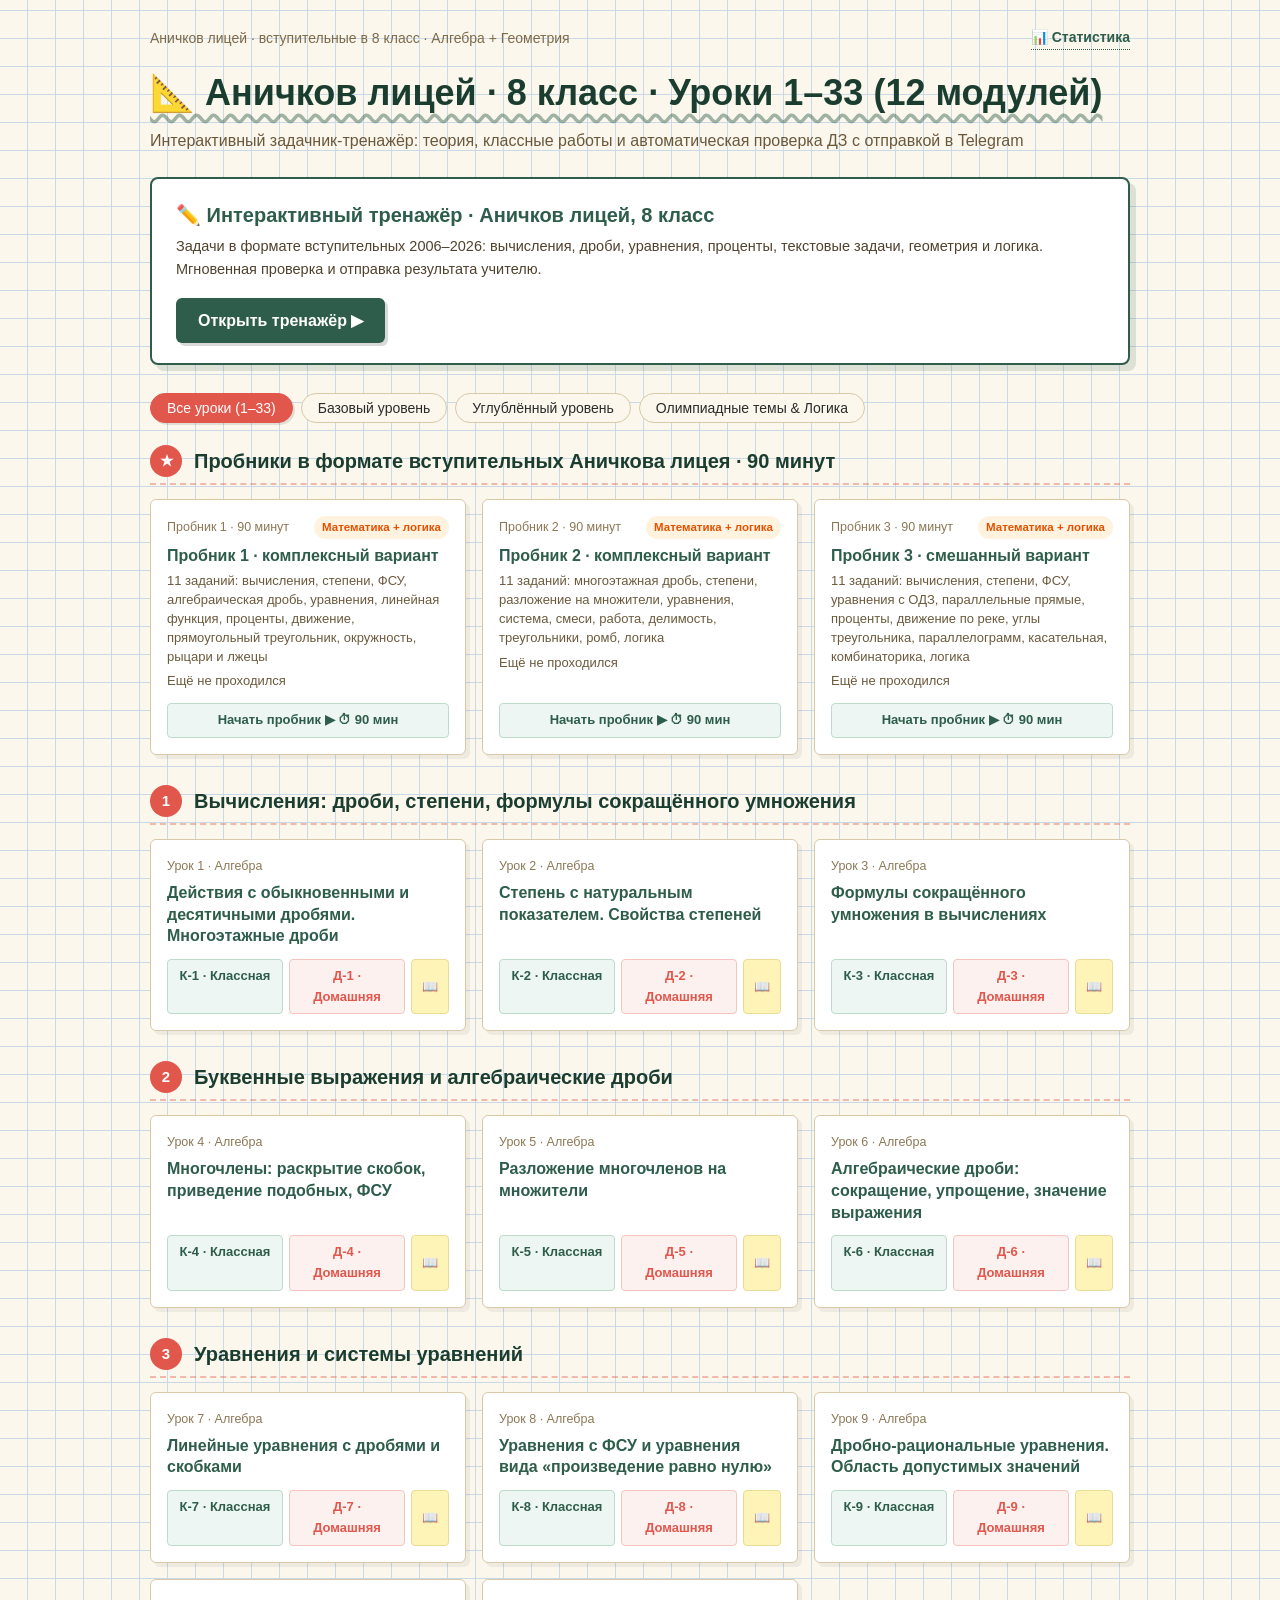
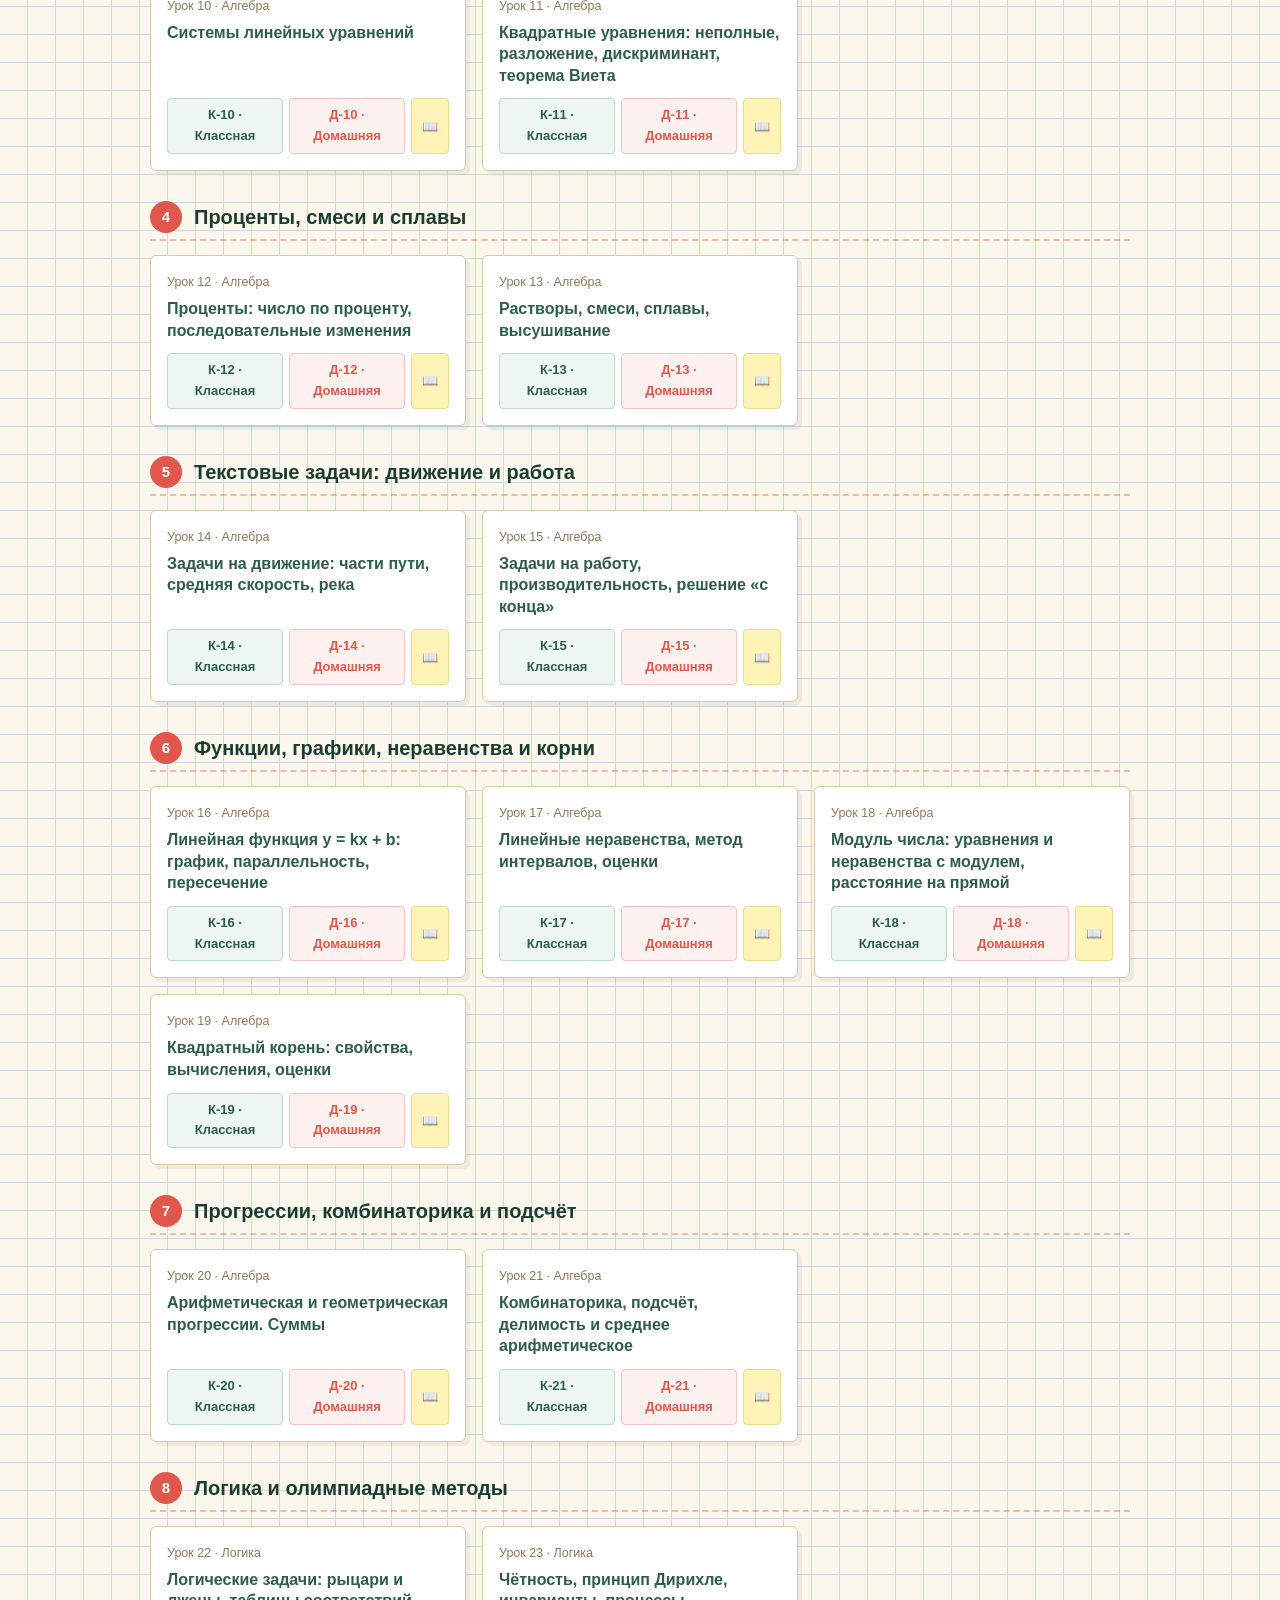
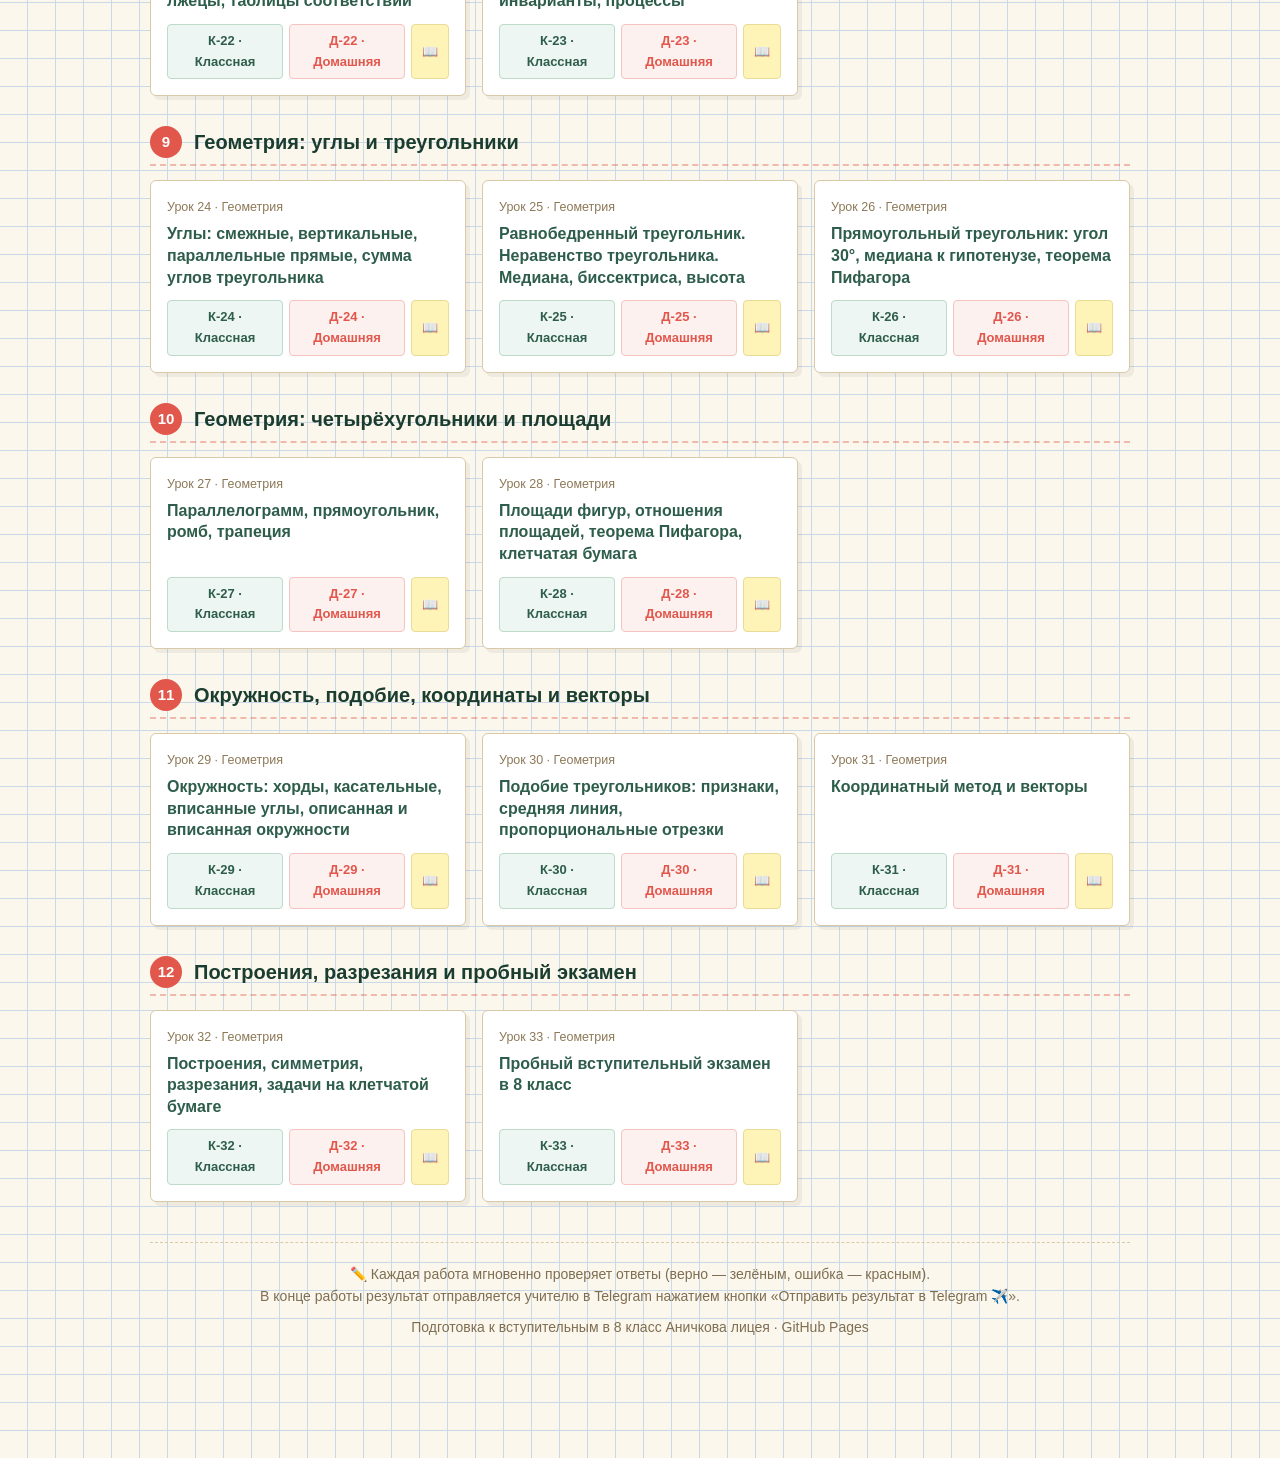
<file: index.html>
<!DOCTYPE html>
<html lang="ru">
<head>
  <meta charset="UTF-8">
  <meta name="viewport" content="width=device-width, initial-scale=1.0">
  <title>Аничков лицей · 8 класс · Тренажёр: классные и домашние работы</title>
  <link rel="stylesheet" href="css/design-tokens.css">
  <link rel="stylesheet" href="css/styles.css">
  <link rel="icon" href="data:image/svg+xml,<svg xmlns='http://www.w3.org/2000/svg' viewBox='0 0 100 100'><text y='.9em' font-size='90'>📐</text></svg>">
</head>
<body data-page="index">

  <div class="container">
    <!-- Верхняя панель -->
    <header class="site-header">
      <div class="top-bar">
        <div>Аничков лицей · вступительные в 8 класс · Алгебра + Геометрия</div>
        <div style="display:flex; gap:10px; align-items:center;">
          <a href="stats.html" class="stats-link" title="Статистика">📊 <span class="stats-link-text">Статистика</span></a>
        </div>
      </div>

      <h1 class="main-title">📐 Аничков лицей · 8 класс · Уроки 1–33 (12 модулей)</h1>
      <p class="subtitle">Интерактивный задачник-тренажёр: теория, классные работы и автоматическая проверка ДЗ с отправкой в Telegram</p>
    </header>

    <!-- Баннер быстрого запуска тренажёра -->
    <section class="hero-banner">
      <div>
        <h3>✏️ Интерактивный тренажёр · Аничков лицей, 8 класс</h3>
        <p>Задачи в формате вступительных 2006–2026: вычисления, дроби, уравнения, проценты, текстовые задачи, геометрия и логика. Мгновенная проверка и отправка результата учителю.</p>
      </div>
      <div>
        <a href="trainer.html?variant=K-1" class="btn-hero">Открыть тренажёр ▶</a>
      </div>
    </section>

    <!-- Панель фильтров по уровням -->
    <div class="filter-bar">
      <button class="filter-btn active" onclick="filterLessons('all', this)">Все уроки (1–33)</button>
      <button class="filter-btn" onclick="filterLessons('base', this)">Базовый уровень</button>
      <button class="filter-btn" onclick="filterLessons('adv', this)">Углублённый уровень</button>
      <button class="filter-btn" onclick="filterLessons('oly', this)">Олимпиадные темы & Логика</button>
    </div>

    <!-- Список модулей и уроков (рендерится из data/lessons.json → js/tasks.js) -->
    <main id="modulesContainer"></main>

    <footer style="margin-top: 40px; text-align: center; font-size: 14px; color: #7f6e52; border-top: 1px dashed #d8c9a8; padding-top: 20px;">
      <p>✏️ Каждая работа мгновенно проверяет ответы (верно — зелёным, ошибка — красным).</p>
      <p>В конце работы результат отправляется учителю в Telegram нажатием кнопки «Отправить результат в Telegram ✈️».</p>
      <p style="margin-top:8px;">Подготовка к вступительным в 8 класс Аничкова лицея · GitHub Pages</p>
    </footer>
  </div>

  <!-- Модальное окно: Памятка / Теория -->
  <div class="modal-overlay" id="theoryModal" onclick="if(event.target === this) closeTheoryModal()">
    <div class="modal-box">
      <button class="modal-close" onclick="closeTheoryModal()">×</button>
      <div id="theoryContent"></div>
    </div>
  </div>

  <script src="js/config.js"></script>
  <script src="js/tasks.js"></script>
  <script src="js/checker.js"></script>
  <script src="js/telegram.js"></script>
  <script src="js/app.js"></script>
</body>
</html>
</file>
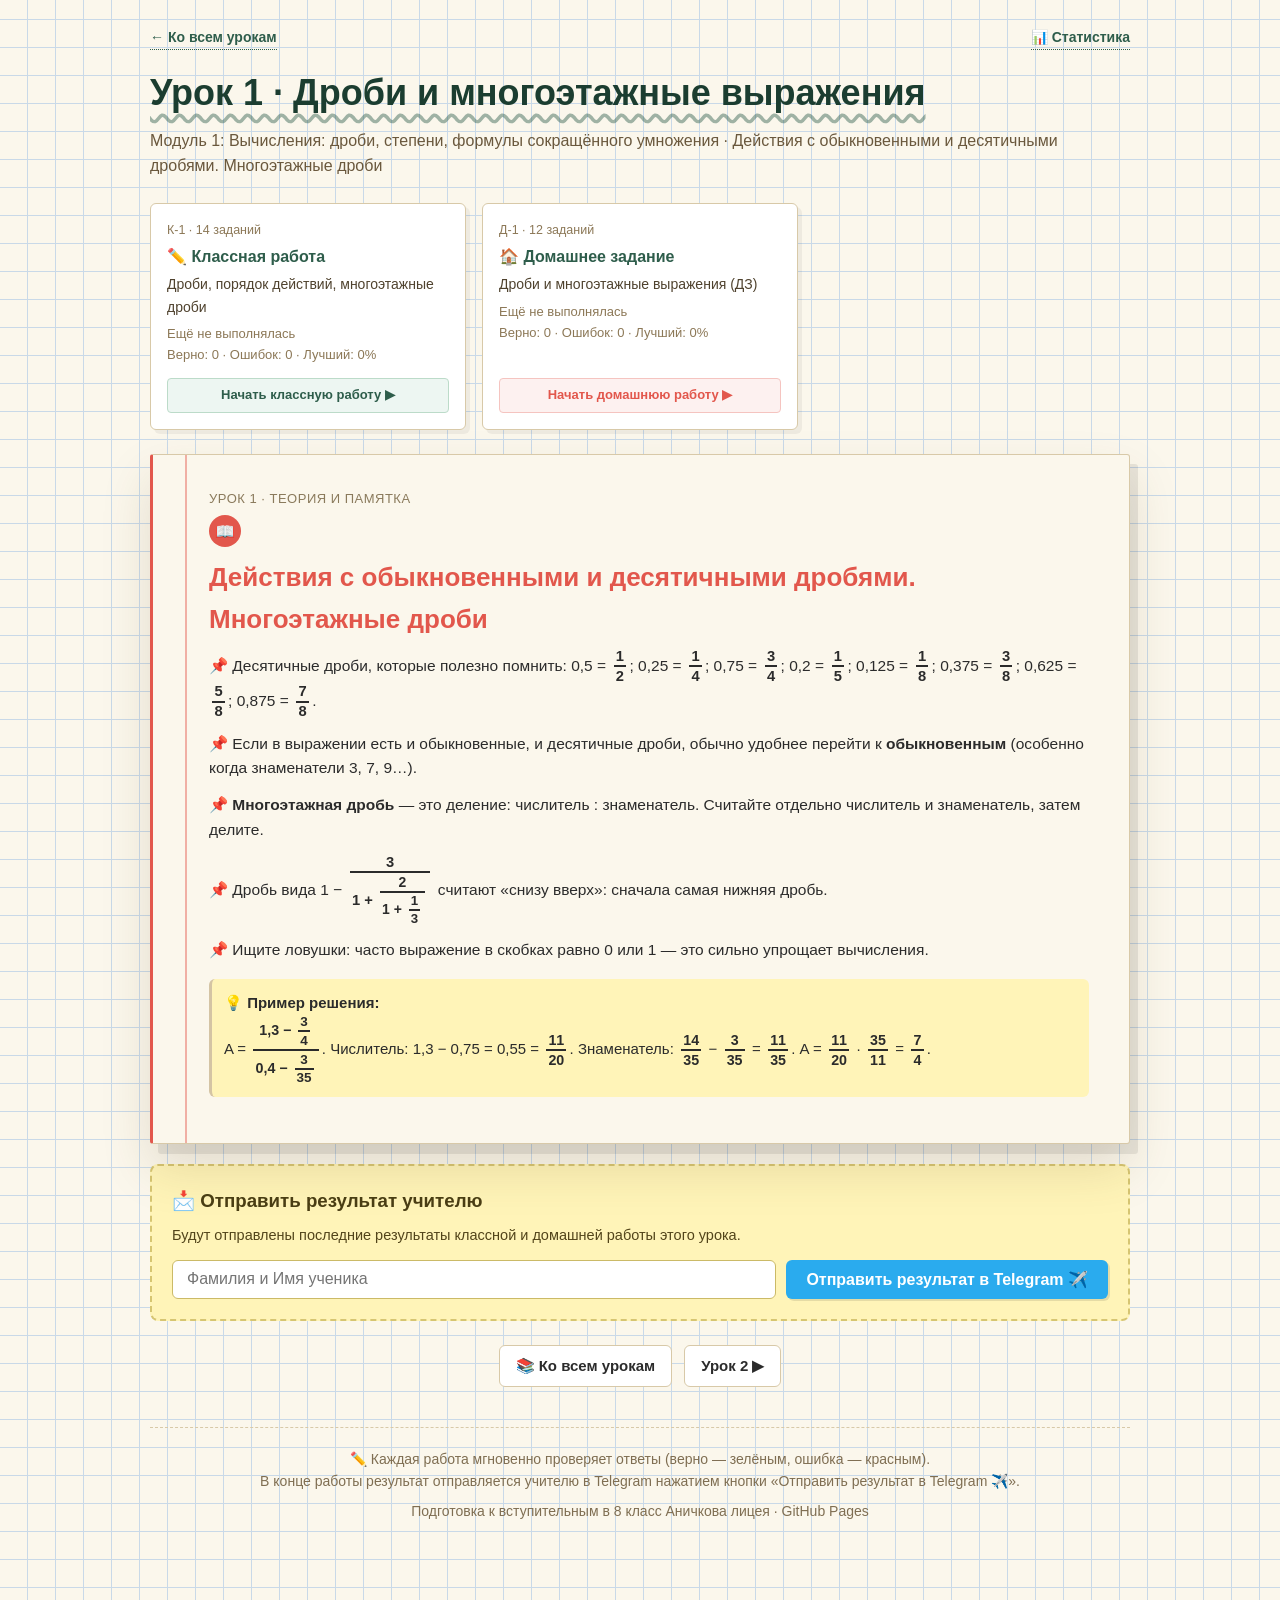
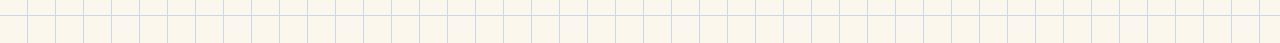
<file: lesson.html>
<!DOCTYPE html>
<html lang="ru">
<head>
  <meta charset="UTF-8">
  <meta name="viewport" content="width=device-width, initial-scale=1.0">
  <title>Урок · Аничков лицей · 8 класс</title>
  <link rel="stylesheet" href="css/design-tokens.css">
  <link rel="stylesheet" href="css/styles.css">
  <link rel="icon" href="data:image/svg+xml,<svg xmlns='http://www.w3.org/2000/svg' viewBox='0 0 100 100'><text y='.9em' font-size='90'>📖</text></svg>">
</head>
<body data-page="lesson">

  <div class="container">
    <header class="site-header">
      <div class="top-bar">
        <a href="index.html">← Ко всем урокам</a>
        <div style="display:flex; gap:10px; align-items:center;">
          <a href="stats.html" class="stats-link" title="Статистика">📊 <span class="stats-link-text">Статистика</span></a>
        </div>
      </div>
      <h1 class="main-title" id="lessonTitle">Урок</h1>
      <p class="subtitle" id="lessonTopic"></p>
    </header>

    <main>
      <!-- Классная работа + Домашнее задание -->
      <div class="lesson-grid" id="lessonWorks" style="margin-bottom:24px;"></div>

      <!-- Теория урока на «тетрадном листе» -->
      <div class="slide active" id="lessonTheory"></div>

      <!-- Отправка результатов урока -->
      <div class="send-box">
        <h3>📩 Отправить результат учителю</h3>
        <p style="font-size:14.5px; color:#52441a;">
          Будут отправлены последние результаты классной и домашней работы этого урока.
        </p>
        <div class="send-inputs">
          <input type="text" class="student-name-input" id="lessonStudentName" placeholder="Фамилия и Имя ученика" />
          <button class="btn-send-tg" id="lessonSendBtn">Отправить результат в Telegram ✈️</button>
        </div>
        <div class="send-status-msg" id="lessonStatusMsg"></div>
      </div>

      <div id="lessonNav" style="display:flex; gap:12px; justify-content:center; flex-wrap:wrap;"></div>
    </main>

    <footer style="margin-top: 40px; text-align: center; font-size: 14px; color: #7f6e52; border-top: 1px dashed #d8c9a8; padding-top: 20px;">
      <p>✏️ Каждая работа мгновенно проверяет ответы (верно — зелёным, ошибка — красным).</p>
      <p>В конце работы результат отправляется учителю в Telegram нажатием кнопки «Отправить результат в Telegram ✈️».</p>
      <p style="margin-top:8px;">Подготовка к вступительным в 8 класс Аничкова лицея · GitHub Pages</p>
    </footer>
  </div>

  <!-- Модальное окно: Памятка / Теория -->
  <div class="modal-overlay" id="theoryModal" onclick="if(event.target === this) closeTheoryModal()">
    <div class="modal-box">
      <button class="modal-close" onclick="closeTheoryModal()">×</button>
      <div id="theoryContent"></div>
    </div>
  </div>

  <script src="js/config.js"></script>
  <script src="js/tasks.js"></script>
  <script src="js/checker.js"></script>
  <script src="js/telegram.js"></script>
  <script src="js/app.js"></script>
</body>
</html>
</file>
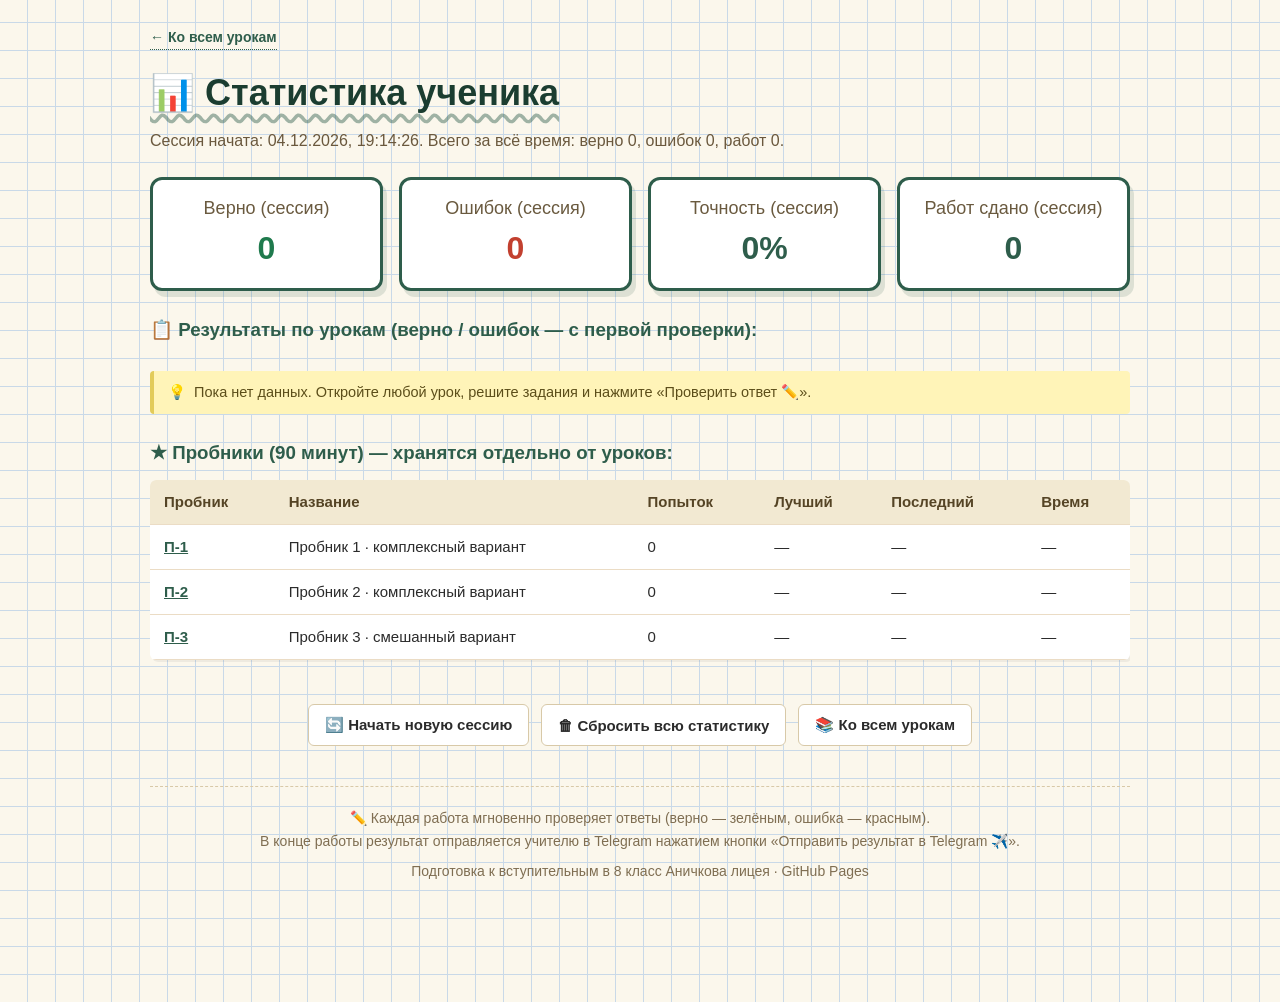
<file: stats.html>
<!DOCTYPE html>
<html lang="ru">
<head>
  <meta charset="UTF-8">
  <meta name="viewport" content="width=device-width, initial-scale=1.0">
  <title>Статистика · Аничков лицей · 8 класс</title>
  <link rel="stylesheet" href="css/design-tokens.css">
  <link rel="stylesheet" href="css/styles.css">
  <link rel="icon" href="data:image/svg+xml,<svg xmlns='http://www.w3.org/2000/svg' viewBox='0 0 100 100'><text y='.9em' font-size='90'>📊</text></svg>">
</head>
<body data-page="stats">

  <div class="container">
    <header class="site-header">
      <div class="top-bar">
        <a href="index.html">← Ко всем урокам</a>
        <!-- правая группа шапки (на этой странице пустая) сохраняет высоту строки -->
        <div style="display:flex; gap:10px; align-items:center;"></div>
      </div>
      <h1 class="main-title">📊 Статистика ученика</h1>
      <p class="subtitle" id="statsSession">Счётчики хранятся только в этом браузере (localStorage).</p>
    </header>

    <main>
      <div class="stats-grid" id="statsSummary"></div>
      <h3 style="margin-bottom:12px; color:var(--chalk);">📋 Результаты по урокам (верно / ошибок — с первой проверки):</h3>
      <div class="table-scroll" id="statsTable"></div>
      <div style="display:flex; gap:12px; justify-content:center; margin-top:20px; flex-wrap:wrap;">
        <button class="btn-nav" onclick="statsNewSession()">🔄 Начать новую сессию</button>
        <button class="btn-nav" onclick="statsResetAll()">🗑 Сбросить всю статистику</button>
        <a href="index.html" class="btn-nav" style="text-decoration:none;">📚 Ко всем урокам</a>
      </div>
    </main>

    <footer style="margin-top: 40px; text-align: center; font-size: 14px; color: #7f6e52; border-top: 1px dashed #d8c9a8; padding-top: 20px;">
      <p>✏️ Каждая работа мгновенно проверяет ответы (верно — зелёным, ошибка — красным).</p>
      <p>В конце работы результат отправляется учителю в Telegram нажатием кнопки «Отправить результат в Telegram ✈️».</p>
      <p style="margin-top:8px;">Подготовка к вступительным в 8 класс Аничкова лицея · GitHub Pages</p>
    </footer>
  </div>

  <!-- Модальное окно: Памятка / Теория -->
  <div class="modal-overlay" id="theoryModal" onclick="if(event.target === this) closeTheoryModal()">
    <div class="modal-box">
      <button class="modal-close" onclick="closeTheoryModal()">×</button>
      <div id="theoryContent"></div>
    </div>
  </div>

  <script src="js/config.js"></script>
  <script src="js/tasks.js"></script>
  <script src="js/checker.js"></script>
  <script src="js/telegram.js"></script>
  <script src="js/app.js"></script>
</body>
</html>
</file>
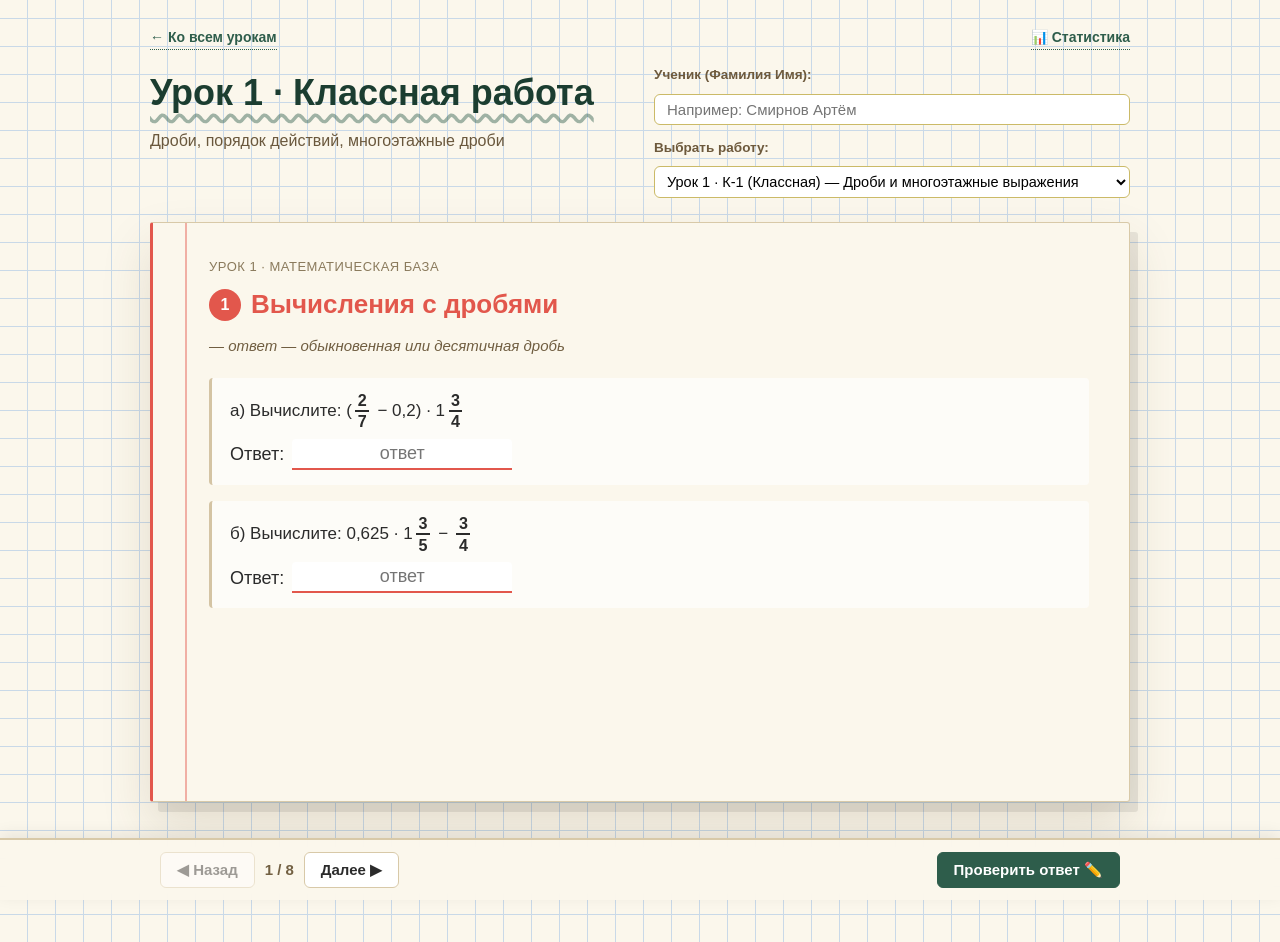
<file: trainer.html>
<!DOCTYPE html>
<html lang="ru">
<head>
  <meta charset="UTF-8">
  <meta name="viewport" content="width=device-width, initial-scale=1.0">
  <title>Интерактивный тренажёр · Аничков лицей · 8 класс</title>
  <link rel="stylesheet" href="css/design-tokens.css">
  <link rel="stylesheet" href="css/styles.css">
  <link rel="icon" href="data:image/svg+xml,<svg xmlns='http://www.w3.org/2000/svg' viewBox='0 0 100 100'><text y='.9em' font-size='90'>✏️</text></svg>">
</head>
<body data-page="trainer">

  <div class="container">
    <!-- Верхняя панель навигации -->
    <header class="site-header">
      <div class="top-bar">
        <a href="index.html">← Ко всем урокам</a>
        <div style="display:flex; gap:10px; align-items:center;">
          <a href="stats.html" class="stats-link" title="Статистика">📊 <span class="stats-link-text">Статистика</span></a>
        </div>
      </div>

      <div style="display:flex; justify-content:space-between; align-items:flex-start; flex-wrap:wrap; gap:16px; margin-bottom:16px;">
        <div>
          <h1 class="main-title" id="trainerTitle">Урок 1 · Классная работа</h1>
          <p class="subtitle" id="trainerTopic"></p>
        </div>

        <!-- Выбор варианта и ввод имени -->
        <div style="display:flex; flex-direction:column; gap:8px; min-width:260px;">
          <label for="studentNameInput" style="font-size:13.5px; color:#6d593c; font-weight:bold;">Ученик (Фамилия Имя):</label>
          <input type="text" id="studentNameInput" class="student-name-input" placeholder="Например: Смирнов Артём" style="font-size:15px; padding:6px 12px;">

          <label for="variantSelect" style="font-size:13.5px; color:#6d593c; font-weight:bold; margin-top:4px;">Выбрать работу:</label>
          <select id="variantSelect" class="student-name-input" style="font-size:14.5px; padding:6px 8px; cursor:pointer;"></select>
        </div>
      </div>
    </header>

    <!-- Колода интерактивных слайдов тетради -->
    <main id="slidesDeck"></main>
  </div>

  <!-- Фиксированная нижняя панель навигации -->
  <footer class="sticky-footer">
    <div class="footer-content">
      <div class="nav-group">
        <button class="btn-nav" id="btnPrev">◀ Назад</button>
        <span class="slide-counter" id="slideCounter">1 / 1</span>
        <button class="btn-nav" id="btnNext">Далее ▶</button>
      </div>
      <div class="nav-group">
        <button class="btn-nav btn-check" id="btnCheck">Проверить ответ ✏️</button>
      </div>
    </div>
  </footer>

  <!-- Модальное окно: Памятка / Теория -->
  <div class="modal-overlay" id="theoryModal" onclick="if(event.target === this) closeTheoryModal()">
    <div class="modal-box">
      <button class="modal-close" onclick="closeTheoryModal()">×</button>
      <div id="theoryContent"></div>
    </div>
  </div>

  <script src="js/config.js"></script>
  <script src="js/tasks.js"></script>
  <script src="js/checker.js"></script>
  <script src="js/telegram.js"></script>
  <script src="js/app.js"></script>
</body>
</html>
</file>
<file: css/design-tokens.css>
/* ============================================================
 * DESIGN-TOKENS.CSS — токены дизайна, перенесённые 1:1 из эталона
 * https://github.com/BaikovaAlina/math6-trenazhor (style.css, :root)
 * Стиль: «тетрадь в клетку», красные поля, меловая доска, стикеры.
 * ВНИМАНИЕ: значения не менять — визуальная система должна совпадать с эталоном.
 * ============================================================ */

:root {
  /* ---------- Палитра (исходные переменные эталона) ---------- */
  --paper: #FBF7EC;        /* фон: тёплая тетрадная бумага */
  --grid: #C9D9E8;         /* линии тетрадной клетки (шаг 28px) */
  --red: #E2574C;          /* красные поля, акцент «домашняя», бейджи номеров */
  --red-hover: #cf3b30;
  --pencil: #2B2B2B;       /* основной текст (грифель) */
  --chalk: #2E5D4B;        /* меловая доска: основной акцент, кнопки действия */
  --chalk-dark: #1b3d30;   /* заголовки */
  --chalk-light: #43836b;  /* hover основных кнопок */
  --sticky: #FFF4B8;       /* жёлтый стикер (подсказки, настройки, отправка) */
  --sticky-border: #E8DC96;
  --green: #1F7A4D;        /* состояние correct */
  --green-light: #e6f7ee;
  --bad: #C2402F;          /* состояние incorrect */
  --bad-light: #fbeae8;
  --border-card: #d8c9a8;  /* границы карточек и кнопок */

  /* ---------- Типографика ---------- */
  --font-hand: "Segoe Print", "Comic Sans MS", "Chalkboard SE", "Segoe UI", cursive, sans-serif;
  --font-main: -apple-system, BlinkMacSystemFont, "Segoe UI", Roboto, Helvetica, Arial, sans-serif;

  /* ---------- Задокументированные значения эталона (справочно) ----------
   * Цвета текста второго плана:  #7c6a4b (top-bar), #6a583d (subtitle), #8c7857 (meta),
   *                              #705e41 (task-sub), #8a7a5c (crumb), #726042 (counter)
   * Бейджи уровней:  base #e3f2fd/#1976d2 · adv #f3e5f5/#7b1fa2 · oly #fff3e0/#e65100
   * Кнопки уроков:   К #edf6f2/#bcdbc9 · Д #fdf1f0/#f5c4c0 · теория = sticky
   * Telegram:        #2AABEE (hover #229ed9)
   * Размеры шрифта:  h1 clamp(24px,4vw,36px) · task-heading clamp(20px,3.2vw,26px)
   *                  module 20px · card h4 16px · task-row 17px · input 18px · body lh 1.6
   */
  --radius-xs: 3px;        /* .slide */
  --radius-sm: 4px;        /* .btn-lesson, .task-row, .hint-box */
  --radius-md: 6px;        /* .lesson-card, кнопки, поля */
  --radius-lg: 8px;        /* .hero-banner, .modal-box, .send-box */
  --radius-xl: 12px;       /* .score-box, .badge */
  --radius-pill: 20px;     /* .filter-btn, .grade-badge */

  --shadow-card: 4px 4px 0 rgba(0,0,0,0.05);
  --shadow-card-hover: 5px 6px 0 rgba(0,0,0,0.09);
  --shadow-hero: 6px 6px 0 rgba(46, 93, 75, 0.15);
  --shadow-btn: 3px 3px 0 rgba(0,0,0,0.15);
  --shadow-slide: 8px 10px 0 rgba(0,0,0,.08), 0 24px 50px rgba(90,70,30,.15);

  --container-width: 980px;   /* .container */
  --footer-width: 960px;      /* .footer-content */
  --grid-step: 28px;          /* клетка тетради */
  /* Брейкпоинт мобильной вёрстки: max-width 640px */
}
</file>
<file: css/styles.css>
/* ============================================================
 * STYLES.CSS — ТРЕНАЖЁР «АНИЧКОВ ЛИЦЕЙ · 8 КЛАСС» (стили эталона 1:1)
 * Тетрадь в клетку, красные поля, меловая доска, стикеры
 * Полная адаптивность (мобильные, планшеты, десктоп)
 * ============================================================ */

/* Переменные вынесены в css/design-tokens.css */

* {
  box-sizing: border-box;
  margin: 0;
  padding: 0;
}

html {
  scroll-behavior: smooth;
}

body {
  font-family: var(--font-hand);
  color: var(--pencil);
  background-color: var(--paper);
  background-image:
    repeating-linear-gradient(0deg, transparent 0 27px, var(--grid) 27px 28px),
    repeating-linear-gradient(90deg, transparent 0 27px, var(--grid) 27px 28px);
  min-height: 100vh;
  padding: 24px 14px 120px;
  line-height: 1.6;
}

/* Ограничитель ширины */
.container {
  max-width: 980px;
  margin: 0 auto;
  position: relative;
}

/* ==================== ВЕРХНЯЯ ШАПКА ==================== */
.site-header {
  margin-bottom: 24px;
}

.top-bar {
  display: flex;
  justify-content: space-between;
  align-items: center;
  flex-wrap: wrap;
  gap: 12px;
  margin-bottom: 12px;
  font-size: 14px;
  color: #7c6a4b;
}

/* Правая группа шапки: держит прежнюю высоту строки (28px), чтобы после удаления
   кнопки настроек Telegram заголовок и сетка не сдвинулись ни на 1280, ни на 375 px */
.top-bar > div:last-child {
  min-height: 28px;
}

.top-bar a {
  color: var(--chalk);
  text-decoration: none;
  font-weight: bold;
  border-bottom: 1.5px dotted var(--chalk);
  transition: color 0.2s;
}

.top-bar a:hover {
  color: var(--red);
  border-color: var(--red);
}

.main-title {
  font-size: clamp(24px, 4vw, 36px);
  color: var(--chalk-dark);
  text-decoration: underline;
  text-decoration-style: wavy;
  text-decoration-color: rgba(46, 93, 75, 0.45);
  text-underline-offset: 8px;
  margin-bottom: 6px;
}

.subtitle {
  font-size: 16px;
  color: #6a583d;
  margin-bottom: 18px;
}

/* ==================== БАННЕР ТРЕНАЖЁРА ==================== */
.hero-banner {
  background: #ffffff;
  border: 2px solid var(--chalk);
  border-radius: 8px;
  padding: 20px 24px;
  margin-bottom: 28px;
  box-shadow: 6px 6px 0 rgba(46, 93, 75, 0.15);
  display: flex;
  justify-content: space-between;
  align-items: center;
  flex-wrap: wrap;
  gap: 16px;
}

.hero-banner h3 {
  color: var(--chalk);
  font-size: 20px;
  margin-bottom: 4px;
}

.hero-banner p {
  font-size: 14.5px;
  color: #4f422e;
}

.btn-hero {
  display: inline-block;
  background: var(--chalk);
  color: #ffffff !important;
  text-decoration: none !important;
  padding: 10px 22px;
  border-radius: 6px;
  font-size: 16px;
  font-weight: bold;
  box-shadow: 3px 3px 0 rgba(0,0,0,0.15);
  transition: background-color 0.2s, transform 0.15s;
}

.btn-hero:hover {
  background: var(--chalk-light);
  transform: translateY(-2px);
}

/* ==================== ФИЛЬТРЫ ТЕМ ==================== */
.filter-bar {
  display: flex;
  gap: 8px;
  flex-wrap: wrap;
  margin-bottom: 22px;
}

.filter-btn {
  background: var(--paper);
  border: 1.5px solid var(--border-card);
  border-radius: 20px;
  padding: 6px 16px;
  font-family: var(--font-hand);
  font-size: 14px;
  color: var(--pencil);
  cursor: pointer;
  transition: all 0.2s;
}

.filter-btn:hover {
  border-color: var(--red);
  background: #fff;
}

.filter-btn.active {
  background: var(--red);
  color: #fff;
  border-color: var(--red);
  box-shadow: 2px 2px 0 rgba(0,0,0,0.1);
}

/* ==================== МОДУЛИ И УРОКИ ==================== */
.module-block {
  margin-bottom: 30px;
}

.module-header {
  display: flex;
  align-items: center;
  gap: 12px;
  margin-bottom: 14px;
  padding-bottom: 6px;
  border-bottom: 2px dashed rgba(226, 87, 76, 0.4);
}

.module-num {
  background: var(--red);
  color: #fff;
  border-radius: 50%;
  width: 32px;
  height: 32px;
  display: flex;
  align-items: center;
  justify-content: center;
  font-weight: bold;
  font-size: 15px;
  flex-shrink: 0;
}

.module-title {
  font-size: 20px;
  color: var(--chalk-dark);
}

.lesson-grid {
  display: grid;
  grid-template-columns: repeat(auto-fill, minmax(290px, 1fr));
  gap: 16px;
}

.lesson-card {
  background: #ffffff;
  border: 1px solid var(--border-card);
  border-radius: 6px;
  padding: 16px;
  box-shadow: 4px 4px 0 rgba(0,0,0,0.05);
  display: flex;
  flex-direction: column;
  justify-content: space-between;
  transition: transform 0.15s, box-shadow 0.2s;
}

.lesson-card:hover {
  transform: translateY(-2px);
  box-shadow: 5px 6px 0 rgba(0,0,0,0.09);
}

.lesson-top {
  margin-bottom: 12px;
}

.lesson-meta {
  display: flex;
  justify-content: space-between;
  align-items: center;
  margin-bottom: 6px;
  font-size: 12.5px;
  color: #8c7857;
}

.badge {
  display: inline-block;
  padding: 2px 8px;
  border-radius: 12px;
  font-size: 11.5px;
  font-weight: bold;
}

.badge-oly { background: #fff3e0; color: #e65100; }

.lesson-card h4 {
  font-size: 16px;
  color: var(--chalk);
  line-height: 1.35;
}

.lesson-actions {
  display: flex;
  gap: 6px;
  flex-wrap: wrap;
}

.btn-lesson {
  flex: 1;
  text-align: center;
  padding: 6px 8px;
  border-radius: 4px;
  font-size: 13px;
  font-weight: bold;
  text-decoration: none;
  cursor: pointer;
  border: 1.5px solid transparent;
  transition: all 0.15s;
}

.btn-cw {
  background: #edf6f2;
  color: var(--chalk);
  border-color: #bcdbc9;
}
.btn-cw:hover {
  background: var(--chalk);
  color: #fff;
}

.btn-hw {
  background: #fdf1f0;
  color: var(--red);
  border-color: #f5c4c0;
}
.btn-hw:hover {
  background: var(--red);
  color: #fff;
}

.btn-theory {
  flex: 0 0 auto;
  background: var(--sticky);
  color: #5c4a18;
  border-color: var(--sticky-border);
  padding: 6px 10px;
}
.btn-theory:hover {
  background: #f7e792;
}

/* ==================== ТРЕНАЖЁР: СТРАНИЦА-ТЕТРАДЬ ==================== */
.slide {
  position: relative;
  background: var(--paper);
  border-left: 3px solid var(--red);
  border-right: 1px solid var(--border-card);
  border-top: 1px solid var(--border-card);
  border-bottom: 1px solid var(--border-card);
  box-shadow: 8px 10px 0 rgba(0,0,0,.08), 0 24px 50px rgba(90,70,30,.15);
  padding: 34px 40px 46px 56px;
  min-height: 580px;
  overflow: hidden;
  margin-bottom: 20px;
  border-radius: 3px;
}

.slide:not(.active) {
  display: none;
}

.slide.active {
  display: block;
  animation: slidein 0.35s ease;
}

@keyframes slidein {
  from { opacity: 0; transform: translateX(24px); }
  to { opacity: 1; transform: none; }
}

.margin-line {
  position: absolute;
  top: 0;
  bottom: 0;
  left: 32px;
  width: 2px;
  background: rgba(226, 87, 76, 0.45);
}

.crumb {
  font-size: 13px;
  color: #8a7a5c;
  letter-spacing: 0.5px;
  text-transform: uppercase;
  margin-bottom: 6px;
}

.task-heading {
  font-size: clamp(20px, 3.2vw, 26px);
  color: var(--red);
  margin-bottom: 8px;
  display: flex;
  align-items: center;
  gap: 10px;
  flex-wrap: wrap;
}

.task-num-badge {
  background: var(--red);
  color: #fff;
  border-radius: 50%;
  width: 32px;
  height: 32px;
  display: inline-flex;
  align-items: center;
  justify-content: center;
  font-size: 16px;
}

.task-sub {
  font-size: 15px;
  color: #705e41;
  margin-bottom: 20px;
  font-style: italic;
}

/* Список вопросов на слайде */
.task-row {
  background: rgba(255, 255, 255, 0.65);
  border-left: 3px solid #d4c4a4;
  border-radius: 4px;
  padding: 14px 18px;
  margin-bottom: 16px;
  line-height: 1.8;
  font-size: 17px;
}

.task-row.highlight {
  border-left-color: var(--chalk);
  background: #ffffff;
}

.task-text {
  margin-bottom: 8px;
  font-weight: 500;
}

.task-expression {
  display: flex;
  align-items: center;
  gap: 8px;
  flex-wrap: wrap;
  font-size: 18px;
}

/* Поля ввода ответа */
.math-input {
  border: none;
  border-bottom: 2px solid var(--red);
  background: #fff;
  padding: 4px 10px;
  font-family: var(--font-hand);
  font-size: 18px;
  color: var(--pencil);
  min-width: 90px;
  max-width: 220px;
  text-align: center;
  border-radius: 4px 4px 0 0;
  transition: all 0.2s;
}

.math-input:focus {
  outline: none;
  background: #fffde6;
  border-bottom-color: var(--chalk);
  box-shadow: 0 2px 4px rgba(0,0,0,0.1);
}

.math-input.correct {
  background-color: var(--green-light) !important;
  border-color: var(--green) !important;
  color: var(--green) !important;
  font-weight: bold;
}

.math-input.incorrect {
  background-color: var(--bad-light) !important;
  border-color: var(--bad) !important;
  color: var(--bad) !important;
  animation: shake 0.3s;
}

@keyframes shake {
  0%, 100% { transform: translateX(0); }
  25% { transform: translateX(-4px); }
  75% { transform: translateX(4px); }
}

/* Жёлтая плашка-сообщение (пустое состояние статистики) */
.hint-box {
  background: var(--sticky);
  border-left: 4px solid #e2cb5a;
  padding: 10px 14px;
  border-radius: 4px;
  margin-top: 14px;
  font-size: 14.5px;
  color: #5c4e1a;
  display: flex;
  align-items: center;
  gap: 8px;
}

/* ==================== НИЖНЯЯ ПАНЕЛЬ НАВИГАЦИИ ==================== */
.sticky-footer {
  position: fixed;
  bottom: 0;
  left: 0;
  right: 0;
  background: rgba(251, 247, 236, 0.95);
  backdrop-filter: blur(8px);
  border-top: 2px solid var(--border-card);
  padding: 12px 16px;
  z-index: 100;
  box-shadow: 0 -4px 15px rgba(0,0,0,0.08);
}

.footer-content {
  max-width: 960px;
  margin: 0 auto;
  display: flex;
  justify-content: space-between;
  align-items: center;
  gap: 12px;
  flex-wrap: wrap;
}

.nav-group {
  display: flex;
  align-items: center;
  gap: 10px;
}

.btn-nav {
  background: #ffffff;
  border: 1.5px solid var(--border-card);
  border-radius: 6px;
  padding: 8px 16px;
  font-family: var(--font-hand);
  font-size: 15px;
  font-weight: bold;
  cursor: pointer;
  color: var(--pencil);
  transition: all 0.15s;
}

.btn-nav:hover:not(:disabled) {
  border-color: var(--chalk);
  background: #f7faf8;
}

.btn-nav:disabled {
  opacity: 0.45;
  cursor: not-allowed;
}

.btn-check {
  background: var(--chalk);
  color: #ffffff;
  border: 1.5px solid var(--chalk);
}

.btn-check:hover:not(:disabled) {
  background: var(--chalk-light);
  border-color: var(--chalk-light);
}

.slide-counter {
  font-size: 15px;
  font-weight: bold;
  color: #726042;
}

/* ==================== ИТОГОВЫЙ СЛАЙД (РЕЗУЛЬТАТЫ) ==================== */
.results-header {
  text-align: center;
  margin-bottom: 24px;
}

.score-box {
  display: inline-block;
  background: #ffffff;
  border: 3px solid var(--chalk);
  border-radius: 12px;
  padding: 16px 36px;
  box-shadow: 4px 6px 0 rgba(46, 93, 75, 0.15);
  margin-top: 10px;
}

.score-points {
  font-size: 38px;
  font-weight: bold;
  color: var(--chalk);
}

.score-percent {
  font-size: 18px;
  color: #6a5a3f;
}

.grade-badge {
  display: inline-block;
  margin-top: 6px;
  font-size: 20px;
  font-weight: bold;
  padding: 4px 16px;
  border-radius: 20px;
}

.grade-5 { background: #d4edda; color: #155724; }
.grade-4 { background: #cce5ff; color: #004085; }
.grade-3 { background: #fff3cd; color: #856404; }
.grade-2 { background: #f8d7da; color: #721c24; }

/* Таблица разбора ответов */
.review-table {
  width: 100%;
  border-collapse: collapse;
  margin-bottom: 24px;
  background: #fff;
  border-radius: 6px;
  overflow: hidden;
  box-shadow: 2px 2px 0 rgba(0,0,0,0.05);
}

.review-table th, .review-table td {
  padding: 10px 14px;
  text-align: left;
  border-bottom: 1px solid #ebdcc5;
  font-size: 15px;
}

.review-table th {
  background: #f2e9d2;
  color: #554425;
}

.status-tag {
  display: inline-block;
  padding: 2px 8px;
  border-radius: 10px;
  font-size: 13px;
  font-weight: bold;
}

.status-ok { background: var(--green-light); color: var(--green); }
.status-bad { background: var(--bad-light); color: var(--bad); }

/* Блок отправки учителю */
.send-box {
  background: var(--sticky);
  border: 2px dashed #d6c572;
  border-radius: 8px;
  padding: 20px;
  margin-bottom: 24px;
}

.send-box h3 {
  color: #4a3e14;
  margin-bottom: 8px;
}

.send-inputs {
  display: flex;
  gap: 10px;
  flex-wrap: wrap;
  margin-top: 12px;
}

.student-name-input {
  flex: 1;
  min-width: 200px;
  padding: 8px 14px;
  font-family: var(--font-hand);
  font-size: 16px;
  border: 1.5px solid #cbba67;
  border-radius: 6px;
  background: #ffffff;
}

.btn-send-tg {
  background: #2AABEE;
  color: #ffffff;
  border: none;
  border-radius: 6px;
  padding: 10px 20px;
  font-family: var(--font-hand);
  font-size: 16px;
  font-weight: bold;
  cursor: pointer;
  transition: background-color 0.2s, transform 0.15s;
  box-shadow: 2px 2px 0 rgba(0,0,0,0.1);
}

.btn-send-tg:hover {
  background: #229ed9;
  transform: translateY(-1px);
}

.btn-download-report {
  background: #ffffff;
  color: var(--pencil);
  border: 1.5px solid #d4c4a4;
  border-radius: 6px;
  padding: 10px 18px;
  font-family: var(--font-hand);
  font-size: 15px;
  cursor: pointer;
  transition: all 0.2s;
}

.btn-download-report:hover {
  border-color: var(--chalk);
  background: #faf7ef;
}

.send-status-msg {
  margin-top: 12px;
  font-size: 14.5px;
  font-weight: 500;
  padding: 8px 12px;
  border-radius: 4px;
  display: none;
}

.send-status-msg.ok {
  display: block;
  background: var(--green-light);
  color: var(--green);
  border: 1px solid var(--green);
}

.send-status-msg.err {
  display: block;
  background: var(--bad-light);
  color: var(--bad);
  border: 1px solid var(--bad);
}

.send-status-msg.wait {
  display: block;
  background: #eef4fb;
  color: #1976d2;
  border: 1px solid #90caf9;
}

/* ==================== МОДАЛЬНЫЕ ОКНА ==================== */
.modal-overlay {
  position: fixed;
  top: 0;
  left: 0;
  right: 0;
  bottom: 0;
  background: rgba(30, 25, 15, 0.55);
  backdrop-filter: blur(4px);
  display: flex;
  align-items: center;
  justify-content: center;
  padding: 16px;
  z-index: 1000;
  opacity: 0;
  pointer-events: none;
  transition: opacity 0.2s;
}

.modal-overlay.open {
  opacity: 1;
  pointer-events: auto;
}

.modal-box {
  background: var(--paper);
  border-left: 4px solid var(--red);
  border-right: 1px solid var(--border-card);
  border-top: 1px solid var(--border-card);
  border-bottom: 1px solid var(--border-card);
  border-radius: 8px;
  padding: 28px;
  max-width: 680px;
  width: 100%;
  max-height: 85vh;
  overflow-y: auto;
  box-shadow: 0 20px 40px rgba(0,0,0,0.25);
  position: relative;
}

.modal-close {
  position: absolute;
  top: 14px;
  right: 16px;
  font-size: 24px;
  background: none;
  border: none;
  cursor: pointer;
  color: #8c7857;
  transition: color 0.2s;
}

.modal-close:hover {
  color: var(--bad);
}

.modal-title {
  font-size: 22px;
  color: var(--chalk-dark);
  margin-bottom: 14px;
  padding-bottom: 8px;
  border-bottom: 1.5px dashed #d4c4a4;
}

.theory-rule-item {
  margin-bottom: 12px;
  font-size: 15.5px;
  line-height: 1.6;
}

.theory-sample {
  background: var(--sticky);
  padding: 12px;
  border-radius: 6px;
  margin-top: 16px;
  font-size: 15px;
  border-left: 3px solid #d4c4a4;
}

/* ==================== АДАПТИВНОСТЬ ДЛЯ СМАРТФОНОВ ==================== */
/* ==================== ВЕРТИКАЛЬНЫЕ МАТЕМАТИЧЕСКИЕ ДРОБИ ==================== */
.frac {
  display: inline-flex;
  flex-direction: column;
  vertical-align: middle; /* черта дроби на уровне знаков «+ − = ·» — дроби не «съезжают» */
  text-align: center;
  padding: 0 0.22em;
  font-size: 0.95em;
  line-height: 1.05;
  font-family: var(--font-hand), "Times New Roman", serif;
  font-weight: bold;
}

.frac > .num {
  display: block;
  padding: 0 0.15em 0.08em;
  border-bottom: 2px solid currentColor;
}

.frac > .den {
  display: block;
  padding: 0.1em 0.15em 0;
}

.mixed-num {
  display: inline-flex;
  align-items: center;
  gap: 0.25em;
  font-size: 1.05em;
  vertical-align: baseline;
}

.neg-frac {
  display: inline-flex;
  align-items: center;
  gap: 0.15em;
  vertical-align: baseline;
}

.neg-frac::before {
  content: "−";
  font-size: 1.2em;
  font-weight: bold;
  line-height: 1;
}

@media (max-width: 640px) {
  body {
    padding: 14px 8px 110px;
  }
  .slide {
    padding: 22px 16px 28px 24px;
    min-height: 500px;
  }
  .margin-line {
    left: 12px;
  }
  .task-row {
    padding: 10px 12px;
    font-size: 15.5px;
  }
  .math-input {
    font-size: 16px;
    min-width: 75px;
  }
  .sticky-footer {
    padding: 8px 10px;
  }
  .btn-nav {
    padding: 6px 12px;
    font-size: 13.5px;
  }
  .footer-content {
    justify-content: center;
  }
}

/* ============================================================
 * НОВЫЕ КОМПОНЕНТЫ (в визуальной системе эталона, без новых цветов)
 * ============================================================ */

/* Заголовок карточки урока как ссылка на страницу урока */
.lesson-card h4 a {
  color: inherit;
  text-decoration: none;
}
.lesson-card h4 a:hover {
  color: var(--red);
}

/* ---------- Выбор варианта ответа (тип choice) ---------- */
.choice-group {
  display: flex;
  gap: 8px;
  flex-wrap: wrap;
  border-radius: 6px;
}

.choice-btn {
  background: #ffffff;
  border: 1.5px solid var(--border-card);
  border-radius: 20px;
  padding: 6px 16px;
  font-family: var(--font-hand);
  font-size: 16px;
  color: var(--pencil);
  cursor: pointer;
  transition: all 0.2s;
}

.choice-btn:hover {
  border-color: var(--red);
}

.choice-btn:focus-visible {
  outline: none;
  border-color: var(--chalk);
  box-shadow: 0 2px 4px rgba(0,0,0,0.1);
}

.choice-btn.selected {
  background: #edf6f2;
  border-color: var(--chalk);
  color: var(--chalk);
  font-weight: bold;
  box-shadow: 2px 2px 0 rgba(0,0,0,0.1);
}

.choice-group.correct .choice-btn.selected {
  background: var(--green-light);
  border-color: var(--green);
  color: var(--green);
}

.choice-group.incorrect .choice-btn.selected {
  background: var(--bad-light);
  border-color: var(--bad);
  color: var(--bad);
}

.choice-group.incorrect {
  animation: shake 0.3s;
}

/* ---------- Перетаскивание точки на клетчатом чертеже (тип point) ---------- */
.geo-board {
  display: inline-flex;
  flex-direction: column;
  gap: 6px;
  border: 1.5px solid var(--border-card);
  border-bottom: 2px solid var(--red);
  border-radius: 6px;
  background: #ffffff;
  padding: 8px;
  max-width: 100%;
  transition: all 0.2s;
}

.geo-board svg {
  display: block;
  width: 100%;
  max-width: 380px;
  height: auto;
  touch-action: none;
  cursor: crosshair;
  user-select: none;
}

.geo-board svg:focus {
  outline: none;
}

.geo-board:focus-within {
  background: #fffde6;
  border-bottom-color: var(--chalk);
}

.geo-board .geo-readout {
  font-size: 14.5px;
  color: #705e41;
  text-align: center;
}

.geo-board.correct {
  background: var(--green-light);
  border-color: var(--green);
}

.geo-board.incorrect {
  background: var(--bad-light);
  border-color: var(--bad);
  animation: shake 0.3s;
}

/* ---------- Пояснение к правильному ответу при ошибке ---------- */
.explain-box {
  background: var(--bad-light);
  border-left: 4px solid var(--bad);
  padding: 8px 14px;
  border-radius: 4px;
  margin-top: 10px;
  font-size: 14.5px;
  color: #5c2a22;
  line-height: 1.6;
}

.explain-box b {
  color: var(--bad);
}

.explain-box:empty {
  display: none;
}

/* ---------- Блок статистики ---------- */
.stats-grid {
  display: grid;
  grid-template-columns: repeat(auto-fill, minmax(200px, 1fr));
  gap: 16px;
  margin-bottom: 24px;
}

.stats-grid .score-box {
  display: block;
  text-align: center;
  margin-top: 0;
  padding: 14px 18px;
}

.stats-grid .score-points {
  font-size: 32px;
}

.table-scroll {
  overflow-x: auto;
}

@media (max-width: 640px) {
  .choice-btn {
    font-size: 15px;
    padding: 5px 12px;
  }
  .review-table th, .review-table td {
    padding: 8px 8px;
    font-size: 13.5px;
  }
}

/* Статичный чертёж к условию (без перетаскивания) */
.geo-board.geo-static {
  display: block;
  margin: 8px 0 4px;
  cursor: default;
}
.geo-board.geo-static { border-bottom: 1.5px solid var(--border-card); width: fit-content; }
.geo-board.geo-static svg { cursor: default; touch-action: auto; max-width: 240px; }

/* Ссылка на статистику: на телефоне — только иконка, чтобы шапка оставалась в одну строку как в эталоне */
@media (max-width: 640px) {
  .stats-link-text { display: none; }
}

/* Пробники: описание на карточке, таймер, зафиксированные ответы */
.mock-desc {
  font-size: 13px;
  color: #6b5a3e;
  margin-top: 6px;
  line-height: 1.45;
}
.mock-timer {
  display: inline-block;
  margin-left: 10px;
  padding: 6px 12px;
  background: var(--sticky);
  border: 1px solid var(--sticky-border);
  border-radius: var(--radius-md);
  font-weight: bold;
  font-variant-numeric: tabular-nums;
  color: var(--chalk-dark);
  box-shadow: var(--shadow-card);
}
.mock-timer.warn {
  background: var(--bad-light);
  border-color: var(--bad);
  color: var(--bad);
}
.mock-finished svg[data-geo] { pointer-events: none; }
</file>
